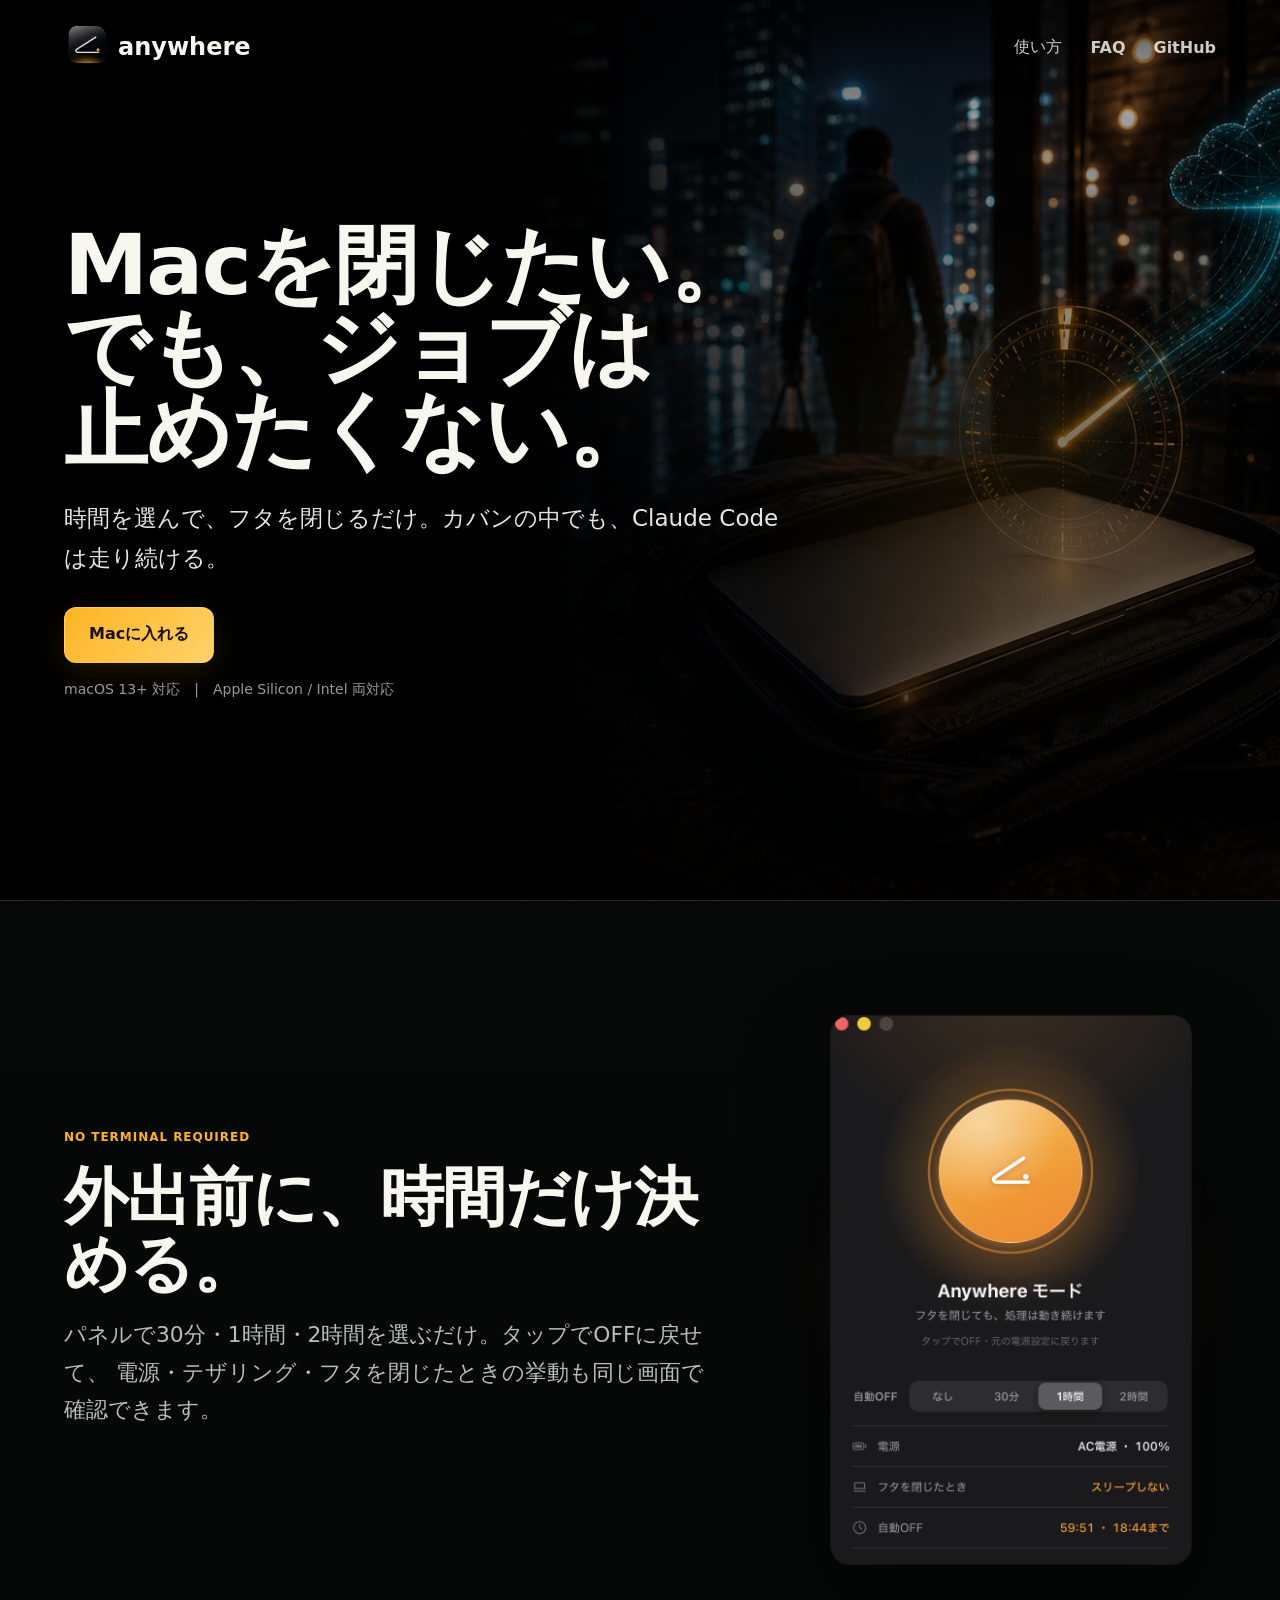
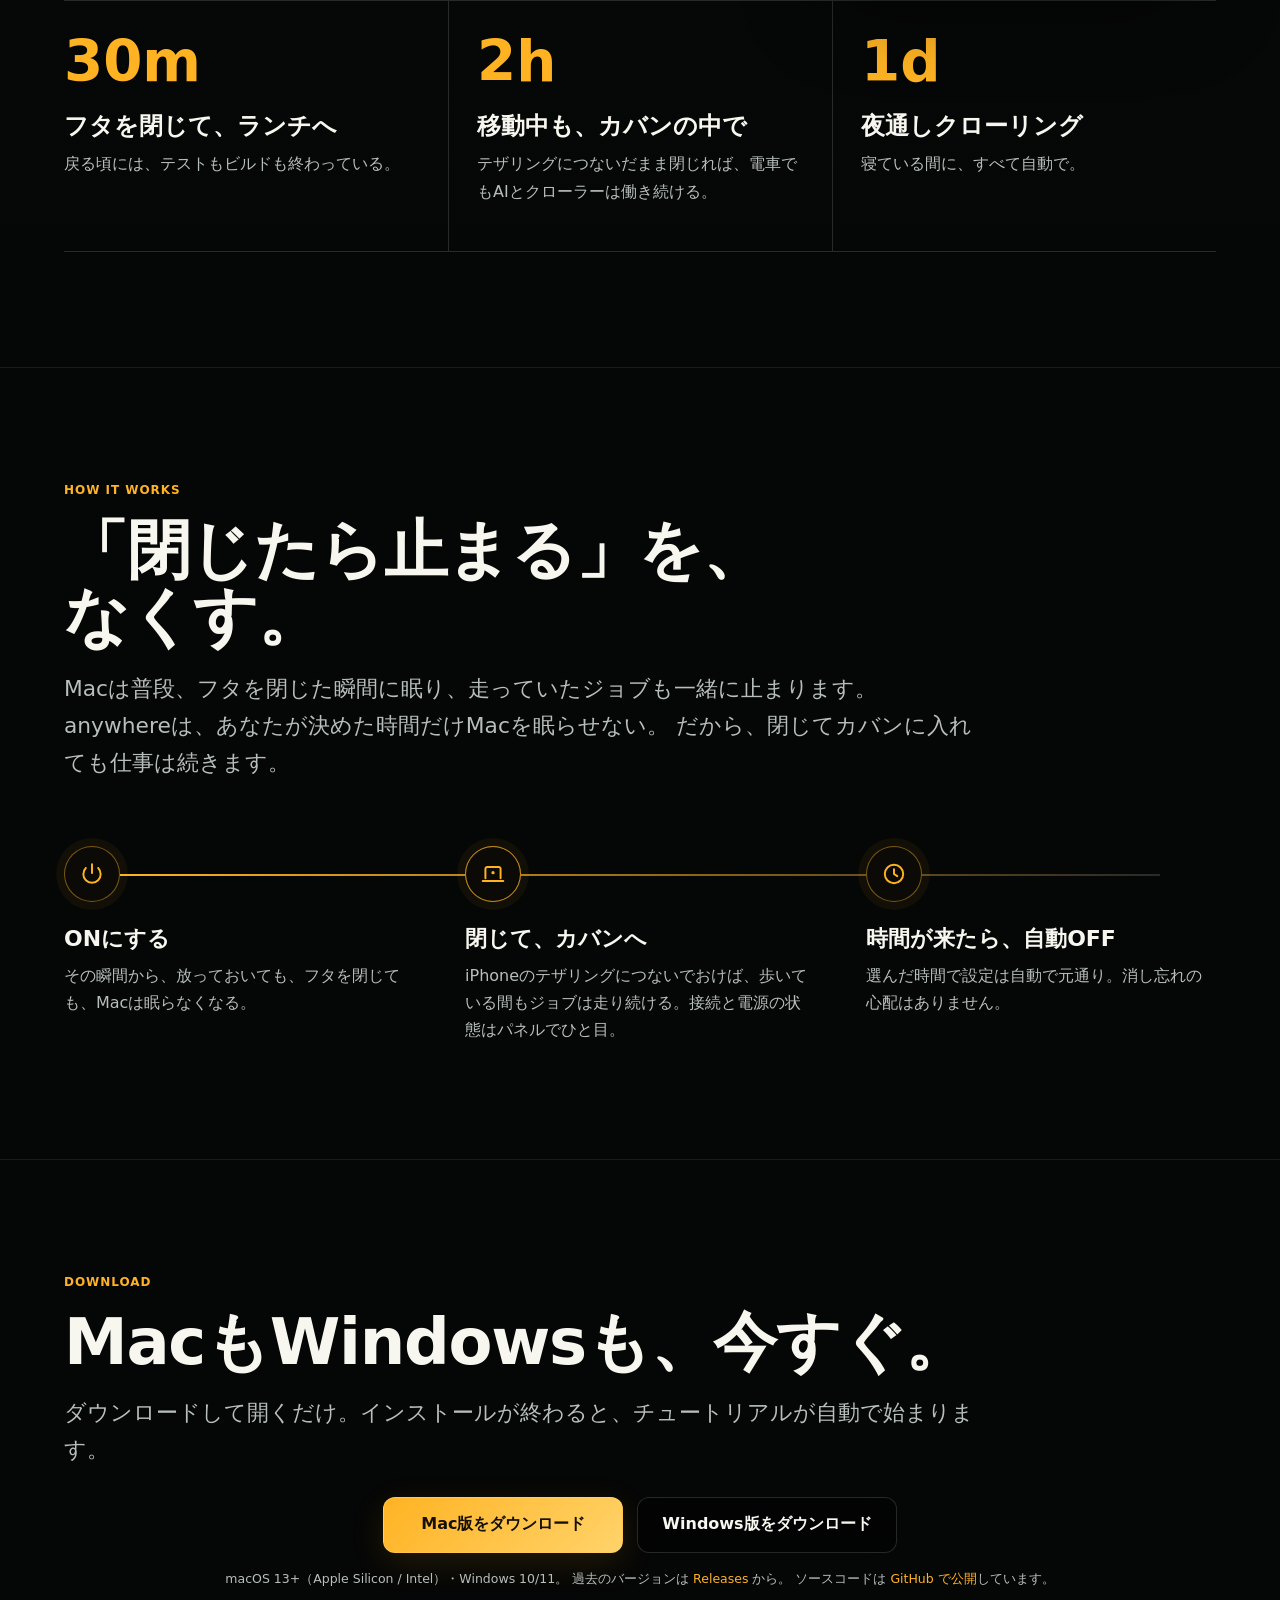
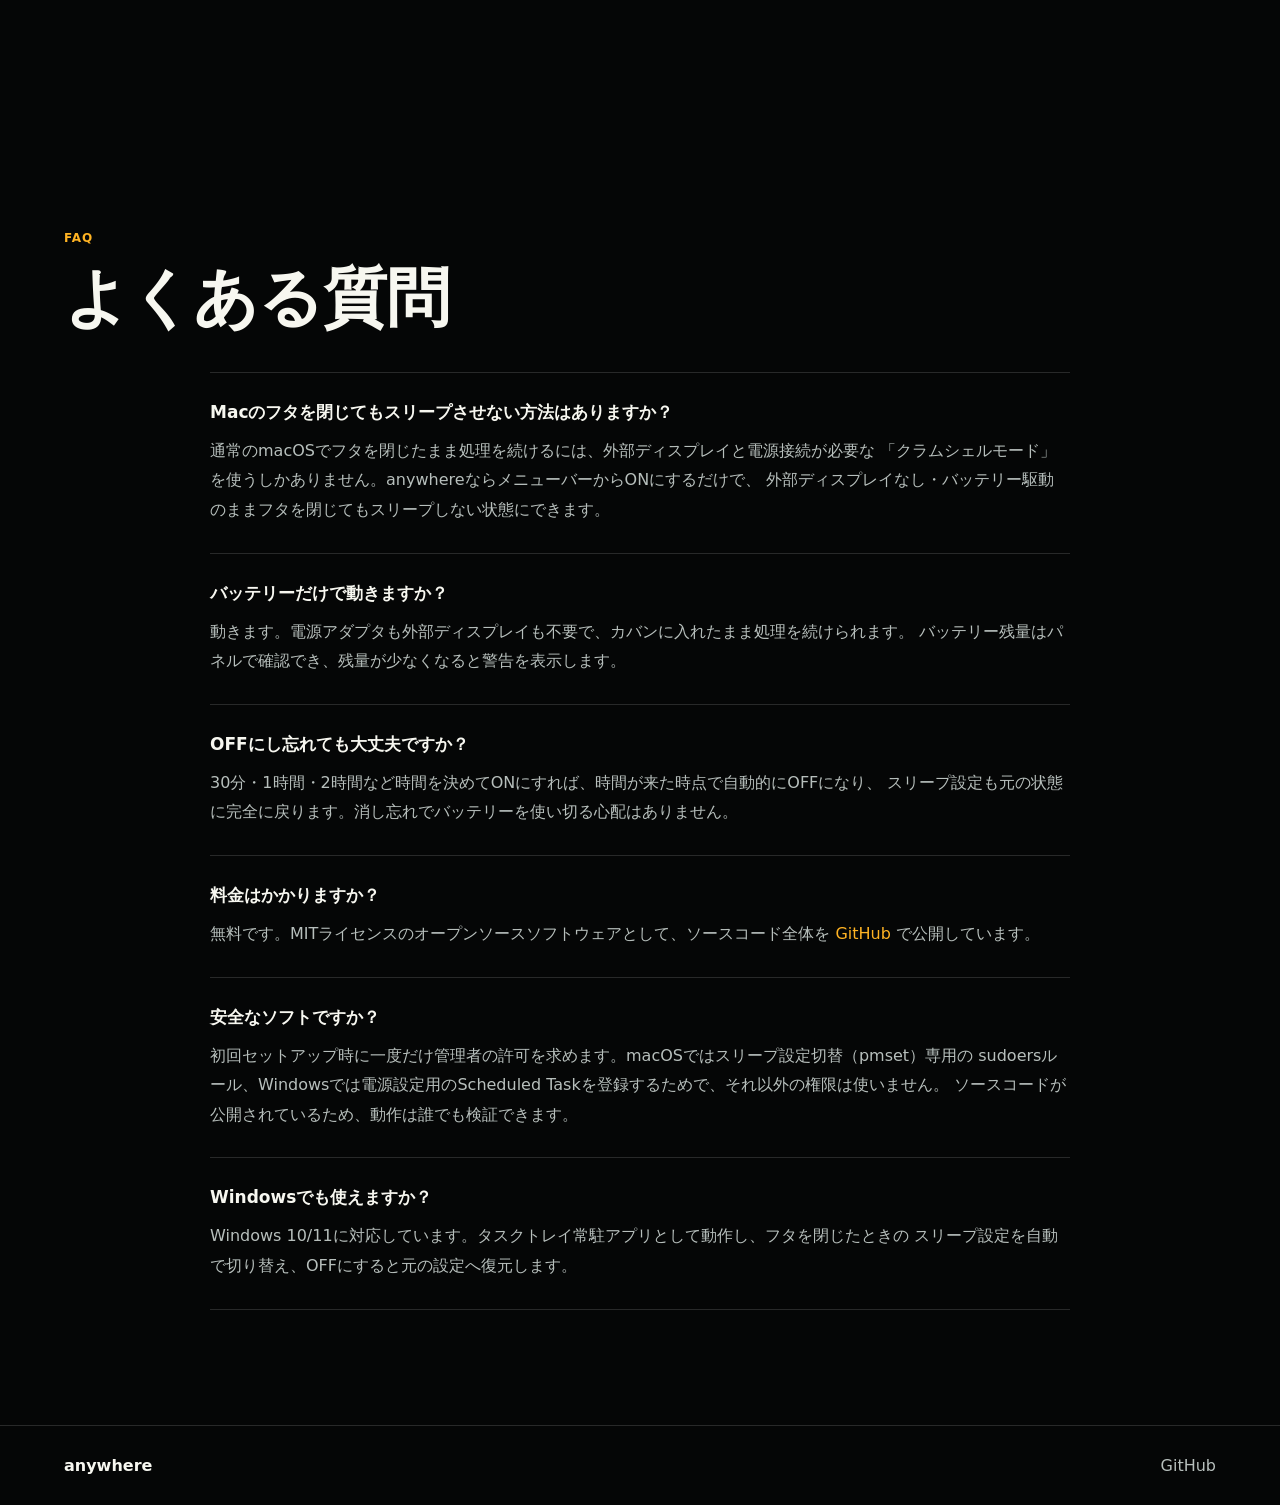
<file: index.html>
<!doctype html>
<html lang="ja">
  <head>
    <meta charset="utf-8" />
    <meta name="viewport" content="width=device-width, initial-scale=1" />
    <title>anywhere - Macのフタを閉じてもスリープさせない無料アプリ（macOS/Windows対応）</title>
    <meta
      name="description"
      content="「フタを閉じるとスリープしてジョブが止まる」をなくす無料アプリ。外部ディスプレイなし・バッテリー駆動のままMacをスリープさせず、Claude Codeやビルド、ダウンロードを走らせ続けます。時間が来たら自動OFFで元の設定に復元。macOS 13+／Windows 10/11対応、オープンソース。"
    />
    <link rel="canonical" href="https://anywhere.qurio-inc.com/" />
    <meta property="og:title" content="anywhere - Macを閉じたい。でも、ジョブは止めたくない。" />
    <meta property="og:site_name" content="anywhere" />
    <meta property="og:locale" content="ja_JP" />
    <meta
      property="og:description"
      content="「フタを閉じたら、ジョブも止まる」をなくす。時間を選んで閉じるだけで、カバンの中でもMacは働き続ける。時間が来たら自動でOFF、消し忘れの心配なし。"
    />
    <meta property="og:type" content="website" />
    <meta property="og:url" content="https://anywhere.qurio-inc.com/" />
    <!-- OG scrapers (Slack, X, LINE) require an absolute image URL.
         og-image.png is a dedicated 1200x630 card with the headline baked in
         (the hero photo alone has no text — it lives in the HTML). -->
    <meta property="og:image" content="https://anywhere.qurio-inc.com/assets/og-image.png" />
    <meta property="og:image:width" content="1200" />
    <meta property="og:image:height" content="630" />
    <meta name="twitter:card" content="summary_large_image" />
    <link rel="icon" type="image/png" href="./assets/anywhere-logo.png" />
    <link rel="stylesheet" href="./styles.css" />
    <script type="application/ld+json">
    {
      "@context": "https://schema.org",
      "@graph": [
        {
          "@type": "SoftwareApplication",
          "name": "anywhere",
          "url": "https://anywhere.qurio-inc.com/",
          "description": "Macのフタを閉じてもスリープさせず、Claude Codeやビルド、ダウンロードなどのジョブを走らせ続けるメニューバーアプリ。外部ディスプレイ・電源接続なしで動作し、指定時間で自動的に元のスリープ設定へ復元する。",
          "applicationCategory": "UtilitiesApplication",
          "operatingSystem": "macOS 13以降（Apple Silicon / Intel）、Windows 10/11",
          "offers": { "@type": "Offer", "price": "0", "priceCurrency": "JPY" },
          "isAccessibleForFree": true,
          "softwareVersion": "0.1.2",
          "downloadUrl": "https://github.com/Qurio-Inc/anywhere-releases/releases/latest",
          "license": "https://github.com/Qurio-Inc/code_anywhere/blob/main/LICENSE",
          "image": "https://anywhere.qurio-inc.com/assets/og-image.png",
          "sameAs": ["https://github.com/Qurio-Inc/code_anywhere"],
          "inLanguage": "ja",
          "publisher": {
            "@type": "Organization",
            "name": "Qurio Inc",
            "url": "https://www.qurio-inc.com/",
            "sameAs": ["https://github.com/Qurio-Inc"]
          }
        },
        {
          "@type": "FAQPage",
          "mainEntity": [
            {
              "@type": "Question",
              "name": "Macのフタを閉じてもスリープさせない方法はありますか？",
              "acceptedAnswer": {
                "@type": "Answer",
                "text": "通常のmacOSでフタを閉じたまま処理を続けるには、外部ディスプレイと電源接続が必要な「クラムシェルモード」を使うしかありません。anywhereならメニューバーからONにするだけで、外部ディスプレイなし・バッテリー駆動のままフタを閉じてもスリープしない状態にできます。"
              }
            },
            {
              "@type": "Question",
              "name": "バッテリーだけで動きますか？",
              "acceptedAnswer": {
                "@type": "Answer",
                "text": "動きます。電源アダプタも外部ディスプレイも不要で、カバンに入れたまま処理を続けられます。バッテリー残量はパネルで確認でき、残量が少なくなると警告を表示します。"
              }
            },
            {
              "@type": "Question",
              "name": "OFFにし忘れても大丈夫ですか？",
              "acceptedAnswer": {
                "@type": "Answer",
                "text": "30分・1時間・2時間など時間を決めてONにすれば、時間が来た時点で自動的にOFFになり、スリープ設定も元の状態に完全に戻ります。消し忘れでバッテリーを使い切る心配はありません。"
              }
            },
            {
              "@type": "Question",
              "name": "料金はかかりますか？",
              "acceptedAnswer": {
                "@type": "Answer",
                "text": "無料です。MITライセンスのオープンソースソフトウェアとして、ソースコード全体をGitHubで公開しています。"
              }
            },
            {
              "@type": "Question",
              "name": "安全なソフトですか？",
              "acceptedAnswer": {
                "@type": "Answer",
                "text": "初回セットアップ時に一度だけ管理者の許可を求めます。macOSではスリープ設定切替（pmset）専用のsudoersルール、Windowsでは電源設定用のScheduled Taskを登録するためで、それ以外の権限は使いません。ソースコードが公開されているため、動作は誰でも検証できます。"
              }
            },
            {
              "@type": "Question",
              "name": "Windowsでも使えますか？",
              "acceptedAnswer": {
                "@type": "Answer",
                "text": "Windows 10/11に対応しています。タスクトレイ常駐アプリとして動作し、フタを閉じたときのスリープ設定を自動で切り替え、OFFにすると元の設定へ復元します。"
              }
            }
          ]
        }
      ]
    }
    </script>
  </head>
  <body>
    <header class="site-header" aria-label="サイトヘッダー">
      <a class="brand" href="#top" aria-label="anywhere home">
        <img class="brand-mark" src="./assets/anywhere-logo.png" alt="" />
        <span>anywhere</span>
      </a>
      <nav class="nav" aria-label="メインナビゲーション">
        <a href="#how">使い方</a>
        <a href="#faq">FAQ</a>
        <a href="https://github.com/Qurio-Inc/code_anywhere" rel="noreferrer">GitHub</a>
      </nav>
    </header>

    <main id="top">
      <section class="hero" aria-labelledby="hero-title">
        <img class="hero-image" src="./assets/anywhere-hero.png" alt="" />
        <div class="hero-shade"></div>

        <div class="hero-copy">
          <h1 id="hero-title">
            <span>Macを閉じたい。</span>
            <span>でも、ジョブは</span>
            <span>止めたくない。</span>
          </h1>
          <p class="hero-lead">
            時間を選んで、フタを閉じるだけ。カバンの中でも、Claude Codeは走り続ける。
          </p>

          <div class="hero-actions">
            <a class="button primary" href="#download" data-os-cta>Macに入れる</a>
          </div>
          <p class="compat">macOS 13+ 対応　|　Apple Silicon / Intel 両対応</p>
        </div>
      </section>

      <section class="quick-start" aria-labelledby="quick-title">
        <div class="panel-layout">
          <div class="section-heading">
            <p class="eyebrow">NO TERMINAL REQUIRED</p>
            <h2 id="quick-title">外出前に、時間だけ決める。</h2>
            <p>
              パネルで30分・1時間・2時間を選ぶだけ。タップでOFFに戻せて、
              電源・テザリング・フタを閉じたときの挙動も同じ画面で確認できます。
            </p>
          </div>
          <figure class="panel-shot">
            <img src="./assets/anywhere-panel-real.png" alt="Anywhereモードのメニューバーパネル。自動OFF、電源、フタを閉じたときの状態を表示している。" />
          </figure>
        </div>
        <div class="scenario-list">
          <article>
            <span>30m</span>
            <h3>フタを閉じて、ランチへ</h3>
            <p>戻る頃には、テストもビルドも終わっている。</p>
          </article>
          <article>
            <span>2h</span>
            <h3>移動中も、カバンの中で</h3>
            <p>テザリングにつないだまま閉じれば、電車でもAIとクローラーは働き続ける。</p>
          </article>
          <article>
            <span>1d</span>
            <h3>夜通しクローリング</h3>
            <p>寝ている間に、すべて自動で。</p>
          </article>
        </div>
      </section>

      <section id="how" class="section how-section" aria-labelledby="how-title">
        <div class="section-heading">
          <p class="eyebrow">HOW IT WORKS</p>
          <h2 id="how-title">
            <span>「閉じたら止まる」を、</span>
            <span>なくす。</span>
          </h2>
          <p>
            Macは普段、フタを閉じた瞬間に眠り、走っていたジョブも一緒に止まります。
            anywhereは、あなたが決めた時間だけMacを眠らせない。
            だから、閉じてカバンに入れても仕事は続きます。
          </p>
        </div>
        <div class="flow" role="list">
          <article class="flow-step" role="listitem">
            <div class="flow-node" aria-hidden="true">
              <svg viewBox="0 0 24 24" fill="none" stroke="currentColor" stroke-width="1.8" stroke-linecap="round" stroke-linejoin="round">
                <path d="M12 3v8" />
                <path d="M6.3 6.5a8 8 0 1 0 11.4 0" />
              </svg>
            </div>
            <h3>ONにする</h3>
            <p>その瞬間から、放っておいても、フタを閉じても、Macは眠らなくなる。</p>
          </article>
          <article class="flow-step" role="listitem">
            <div class="flow-node live" aria-hidden="true">
              <svg viewBox="0 0 24 24" fill="none" stroke="currentColor" stroke-width="1.8" stroke-linecap="round" stroke-linejoin="round">
                <path d="M5 16V7.2A1.7 1.7 0 0 1 6.7 5.5h10.6A1.7 1.7 0 0 1 19 7.2V16" />
                <path d="M2.5 18.5h19" />
                <circle cx="12" cy="10.8" r="1.5" fill="currentColor" stroke="none" />
              </svg>
            </div>
            <h3>閉じて、カバンへ</h3>
            <p>iPhoneのテザリングにつないでおけば、歩いている間もジョブは走り続ける。接続と電源の状態はパネルでひと目。</p>
          </article>
          <article class="flow-step" role="listitem">
            <div class="flow-node" aria-hidden="true">
              <svg viewBox="0 0 24 24" fill="none" stroke="currentColor" stroke-width="1.8" stroke-linecap="round" stroke-linejoin="round">
                <circle cx="12" cy="12" r="8.5" />
                <path d="M12 7.5V12l3 2" />
              </svg>
            </div>
            <h3>時間が来たら、自動OFF</h3>
            <p>選んだ時間で設定は自動で元通り。消し忘れの心配はありません。</p>
          </article>
        </div>
      </section>

      <section id="download" class="section download-section" aria-labelledby="download-title">
        <div class="section-heading">
          <p class="eyebrow">DOWNLOAD</p>
          <h2 id="download-title">MacもWindowsも、今すぐ。</h2>
          <p>ダウンロードして開くだけ。インストールが終わると、チュートリアルが自動で始まります。</p>
        </div>
        <div class="download-buttons">
          <a class="button primary" data-dl-mac
             href="https://github.com/Qurio-Inc/anywhere-releases/releases/latest/download/anywhere-mac.dmg">
            Mac版をダウンロード
          </a>
          <a class="button ghost" data-dl-win
             href="https://github.com/Qurio-Inc/anywhere-releases/releases/latest/download/anywhere-windows-setup.exe">
            Windows版をダウンロード
          </a>
        </div>
        <p class="dl-note">
          macOS 13+（Apple Silicon / Intel）・Windows 10/11。
          過去のバージョンは <a href="https://github.com/Qurio-Inc/anywhere-releases/releases" rel="noreferrer">Releases</a> から。
          ソースコードは <a href="https://github.com/Qurio-Inc/code_anywhere" rel="noreferrer">GitHub で公開</a>しています。
        </p>
      </section>

      <section id="faq" class="section faq-section" aria-labelledby="faq-title">
        <div class="section-heading">
          <p class="eyebrow">FAQ</p>
          <h2 id="faq-title">よくある質問</h2>
        </div>
        <dl class="faq-list">
          <div class="faq-item">
            <dt>Macのフタを閉じてもスリープさせない方法はありますか？</dt>
            <dd>
              通常のmacOSでフタを閉じたまま処理を続けるには、外部ディスプレイと電源接続が必要な
              「クラムシェルモード」を使うしかありません。anywhereならメニューバーからONにするだけで、
              外部ディスプレイなし・バッテリー駆動のままフタを閉じてもスリープしない状態にできます。
            </dd>
          </div>
          <div class="faq-item">
            <dt>バッテリーだけで動きますか？</dt>
            <dd>
              動きます。電源アダプタも外部ディスプレイも不要で、カバンに入れたまま処理を続けられます。
              バッテリー残量はパネルで確認でき、残量が少なくなると警告を表示します。
            </dd>
          </div>
          <div class="faq-item">
            <dt>OFFにし忘れても大丈夫ですか？</dt>
            <dd>
              30分・1時間・2時間など時間を決めてONにすれば、時間が来た時点で自動的にOFFになり、
              スリープ設定も元の状態に完全に戻ります。消し忘れでバッテリーを使い切る心配はありません。
            </dd>
          </div>
          <div class="faq-item">
            <dt>料金はかかりますか？</dt>
            <dd>
              無料です。MITライセンスのオープンソースソフトウェアとして、ソースコード全体を
              <a href="https://github.com/Qurio-Inc/code_anywhere" rel="noreferrer">GitHub</a> で公開しています。
            </dd>
          </div>
          <div class="faq-item">
            <dt>安全なソフトですか？</dt>
            <dd>
              初回セットアップ時に一度だけ管理者の許可を求めます。macOSではスリープ設定切替（pmset）専用の
              sudoersルール、Windowsでは電源設定用のScheduled Taskを登録するためで、それ以外の権限は使いません。
              ソースコードが公開されているため、動作は誰でも検証できます。
            </dd>
          </div>
          <div class="faq-item">
            <dt>Windowsでも使えますか？</dt>
            <dd>
              Windows 10/11に対応しています。タスクトレイ常駐アプリとして動作し、フタを閉じたときの
              スリープ設定を自動で切り替え、OFFにすると元の設定へ復元します。
            </dd>
          </div>
        </dl>
      </section>
    </main>

    <footer class="footer">
      <span>anywhere</span>
      <a href="https://github.com/Qurio-Inc/code_anywhere" rel="noreferrer">GitHub</a>
    </footer>

    <script src="./script.js"></script>
  </body>
</html>
</file>
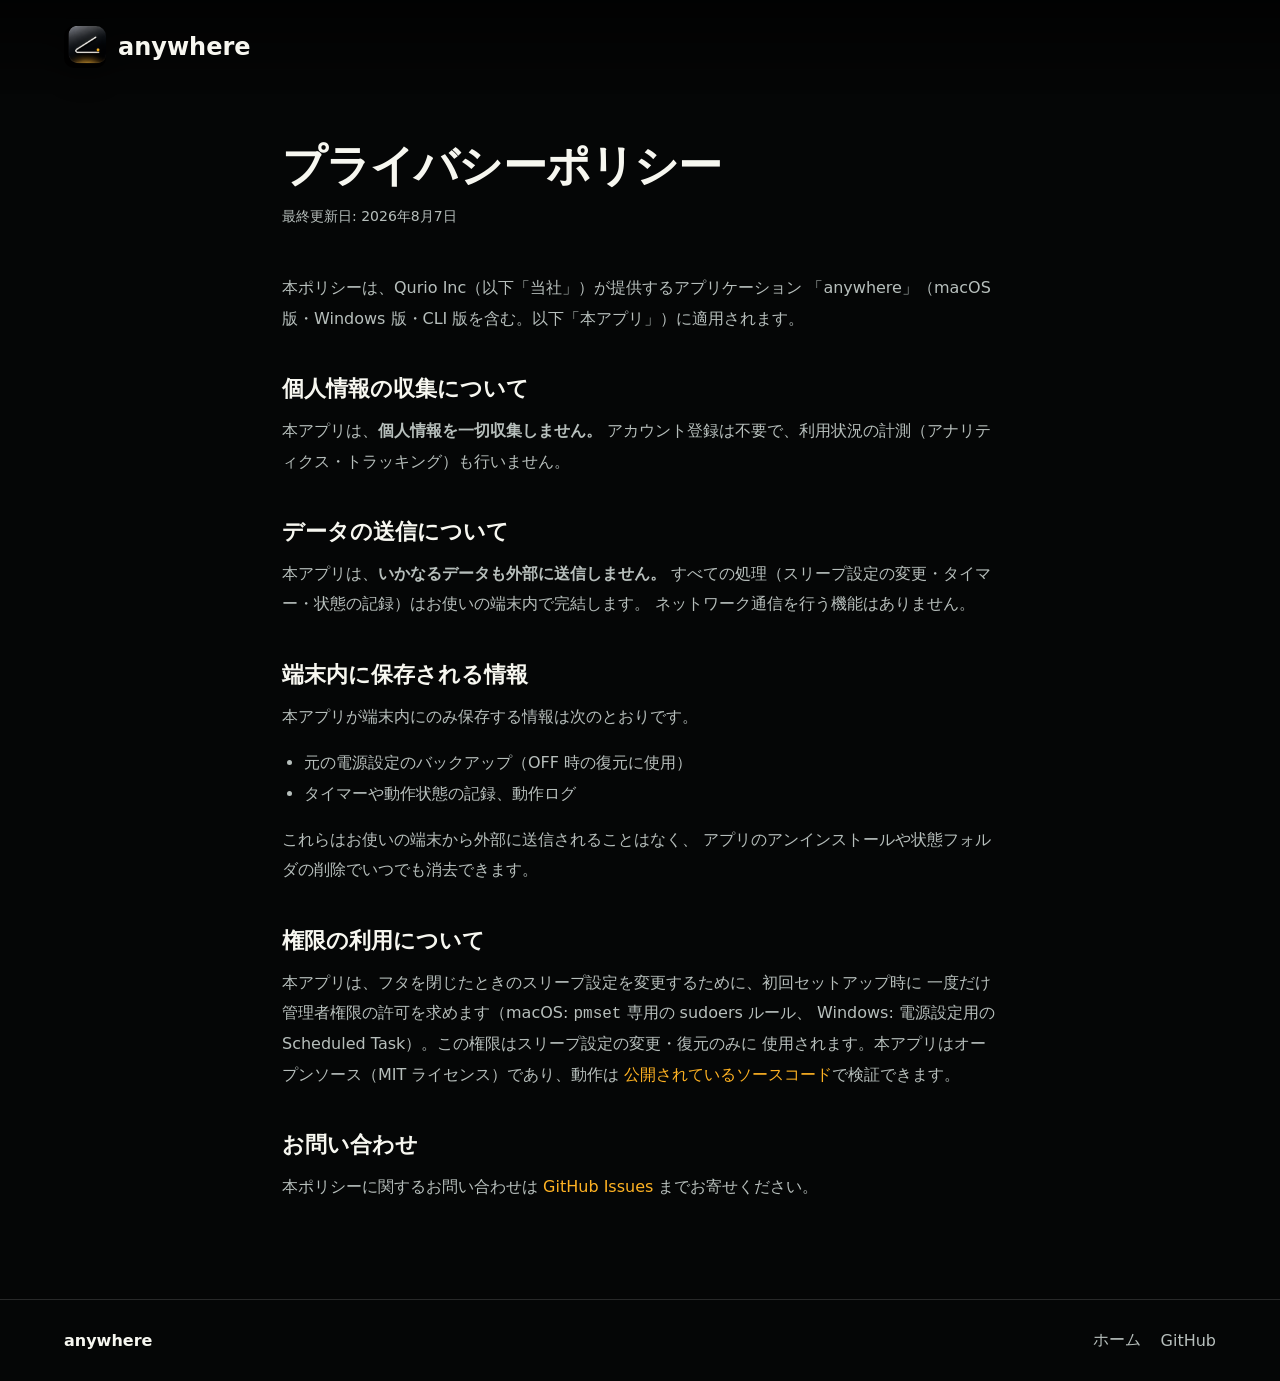
<file: privacy.html>
<!doctype html>
<html lang="ja">
  <head>
    <meta charset="utf-8" />
    <meta name="viewport" content="width=device-width, initial-scale=1" />
    <title>プライバシーポリシー - anywhere</title>
    <meta name="description" content="anywhere のプライバシーポリシー。anywhere は個人情報を一切収集・送信しません。" />
    <link rel="canonical" href="https://anywhere.qurio-inc.com/privacy.html" />
    <link rel="icon" type="image/png" href="./assets/anywhere-logo.png" />
    <link rel="stylesheet" href="./styles.css" />
    <style>
      .legal {
        max-width: 760px;
        margin: 0 auto;
        padding: 140px 22px 80px;
      }
      .legal h1 {
        font-size: clamp(32px, 4vw, 44px);
        line-height: 1.2;
        margin-bottom: 10px;
      }
      .legal .updated {
        color: var(--muted);
        font-size: 14px;
        margin-bottom: 44px;
      }
      .legal h2 {
        font-size: 22px;
        margin: 40px 0 12px;
      }
      .legal p, .legal li {
        color: var(--muted);
        line-height: 1.9;
      }
      .legal ul { padding-left: 22px; }
      .legal a { color: var(--amber); }
    </style>
  </head>
  <body>
    <header class="site-header" aria-label="サイトヘッダー">
      <a class="brand" href="./" aria-label="anywhere home">
        <img class="brand-mark" src="./assets/anywhere-logo.png" alt="" />
        <span>anywhere</span>
      </a>
    </header>

    <main class="legal">
      <h1>プライバシーポリシー</h1>
      <p class="updated">最終更新日: 2026年8月7日</p>

      <p>
        本ポリシーは、Qurio Inc（以下「当社」）が提供するアプリケーション
        「anywhere」（macOS 版・Windows 版・CLI 版を含む。以下「本アプリ」）に適用されます。
      </p>

      <h2>個人情報の収集について</h2>
      <p>
        本アプリは、<strong>個人情報を一切収集しません。</strong>
        アカウント登録は不要で、利用状況の計測（アナリティクス・トラッキング）も行いません。
      </p>

      <h2>データの送信について</h2>
      <p>
        本アプリは、<strong>いかなるデータも外部に送信しません。</strong>
        すべての処理（スリープ設定の変更・タイマー・状態の記録）はお使いの端末内で完結します。
        ネットワーク通信を行う機能はありません。
      </p>

      <h2>端末内に保存される情報</h2>
      <p>本アプリが端末内にのみ保存する情報は次のとおりです。</p>
      <ul>
        <li>元の電源設定のバックアップ（OFF 時の復元に使用）</li>
        <li>タイマーや動作状態の記録、動作ログ</li>
      </ul>
      <p>
        これらはお使いの端末から外部に送信されることはなく、
        アプリのアンインストールや状態フォルダの削除でいつでも消去できます。
      </p>

      <h2>権限の利用について</h2>
      <p>
        本アプリは、フタを閉じたときのスリープ設定を変更するために、初回セットアップ時に
        一度だけ管理者権限の許可を求めます（macOS: <code>pmset</code> 専用の sudoers ルール、
        Windows: 電源設定用の Scheduled Task）。この権限はスリープ設定の変更・復元のみに
        使用されます。本アプリはオープンソース（MIT ライセンス）であり、動作は
        <a href="https://github.com/Qurio-Inc/code_anywhere" rel="noreferrer">公開されているソースコード</a>で検証できます。
      </p>

      <h2>お問い合わせ</h2>
      <p>
        本ポリシーに関するお問い合わせは
        <a href="https://github.com/Qurio-Inc/code_anywhere/issues" rel="noreferrer">GitHub Issues</a>
        までお寄せください。
      </p>
    </main>

    <footer class="footer">
      <span>anywhere</span>
      <a href="./">ホーム</a>
      <a href="https://github.com/Qurio-Inc/code_anywhere" rel="noreferrer">GitHub</a>
    </footer>
  </body>
</html>
</file>
<file: styles.css>
:root {
  color-scheme: dark;
  --bg: #050606;
  --text: #f7f7f0;
  --muted: #b7bfbc;
  --line: rgba(255, 255, 255, 0.14);
  --amber: #ffb323;
  --amber-2: #ffd36a;
  font-family:
    Inter, ui-sans-serif, system-ui, -apple-system, BlinkMacSystemFont, "Segoe UI",
    sans-serif;
}

* {
  box-sizing: border-box;
}

html {
  scroll-behavior: smooth;
}

body {
  margin: 0;
  background: var(--bg);
  color: var(--text);
}

a {
  color: inherit;
  text-decoration: none;
}

code {
  font-family: "SFMono-Regular", Consolas, "Liberation Mono", Menlo, monospace;
}

.site-header {
  position: fixed;
  inset: 0 0 auto;
  z-index: 10;
  display: flex;
  align-items: center;
  justify-content: space-between;
  padding: 26px clamp(22px, 5vw, 76px);
  background: linear-gradient(180deg, rgba(0, 0, 0, 0.62), transparent);
}

.brand {
  display: inline-flex;
  align-items: center;
  gap: 12px;
  font-size: 24px;
  font-weight: 760;
}

.brand-mark {
  width: 42px;
  height: 42px;
  border-radius: 10px;
  object-fit: cover;
  box-shadow: 0 8px 28px rgba(0, 0, 0, 0.24);
}

.nav {
  display: flex;
  gap: 28px;
  align-items: center;
  color: rgba(247, 247, 240, 0.82);
  font-weight: 560;
}

.hero {
  position: relative;
  min-height: 100svh;
  overflow: hidden;
  display: grid;
  align-items: center;
  padding: 118px clamp(22px, 5vw, 76px) 68px;
}

.hero-image,
.hero-shade {
  position: absolute;
  inset: 0;
}

.hero-image {
  width: 100%;
  height: 100%;
  object-fit: cover;
  object-position: center;
}

.hero-shade {
  background:
    radial-gradient(circle at 78% 54%, rgba(255, 179, 35, 0.08), transparent 24%),
    linear-gradient(90deg, rgba(0, 0, 0, 0.96) 0%, rgba(0, 0, 0, 0.86) 38%, rgba(0, 0, 0, 0.18) 78%),
    linear-gradient(180deg, rgba(0, 0, 0, 0.08), rgba(0, 0, 0, 0.78));
}

.hero-copy {
  position: relative;
  z-index: 1;
  width: min(820px, 100%);
}

.eyebrow {
  margin: 0 0 20px;
  color: var(--amber);
  font-size: 12px;
  font-weight: 650;
  letter-spacing: 0.08em;
}

h1,
h2,
h3,
p {
  margin-top: 0;
}

h1 {
  margin-bottom: 26px;
  font-size: clamp(56px, 6.6vw, 112px);
  line-height: 0.98;
  letter-spacing: -0.02em;
  font-weight: 720;
}

h1 span {
  display: block;
  white-space: nowrap;
}

.hero-lead {
  max-width: 720px;
  margin-bottom: 28px;
  color: #e3e8e4;
  font-size: clamp(19px, 1.8vw, 26px);
  line-height: 1.75;
}

.hero-lead strong {
  color: var(--amber);
}

.hero-actions {
  display: flex;
  flex-wrap: wrap;
  gap: 14px;
  margin-bottom: 18px;
}

.button {
  display: inline-flex;
  min-height: 56px;
  align-items: center;
  justify-content: center;
  border: 1px solid var(--line);
  border-radius: 12px;
  padding: 0 24px;
  font-weight: 650;
}

.button.primary {
  color: #15100a;
  border-color: rgba(255, 211, 106, 0.5);
  background: linear-gradient(135deg, var(--amber), var(--amber-2));
  box-shadow: 0 10px 34px rgba(255, 179, 35, 0.12);
}

.button.ghost {
  color: var(--text);
  background: rgba(0, 0, 0, 0.34);
  backdrop-filter: blur(14px);
}

.compat {
  margin-bottom: 28px;
  color: rgba(247, 247, 240, 0.62);
  font-size: 14px;
}

.quick-start,
.section {
  padding: clamp(74px, 9vw, 126px) clamp(22px, 5vw, 90px);
}

.quick-start {
  background: linear-gradient(180deg, #070808, #050606);
  border-top: 1px solid var(--line);
}

.panel-layout {
  display: grid;
  grid-template-columns: minmax(0, 0.92fr) minmax(300px, 0.58fr);
  gap: clamp(36px, 7vw, 92px);
  align-items: center;
}

.section-heading {
  max-width: 920px;
}

.section-heading h2 {
  margin-bottom: 18px;
  font-size: clamp(36px, 5vw, 68px);
  line-height: 1.05;
  letter-spacing: -0.02em;
  font-weight: 720;
}

.section-heading h2 span {
  display: block;
}

.section-heading p:not(.eyebrow) {
  color: var(--muted);
  font-size: clamp(17px, 1.7vw, 22px);
  line-height: 1.72;
}

.panel-shot {
  margin: 0;
  justify-self: center;
  width: min(360px, 100%);
  position: relative;
}

.panel-shot::before {
  content: "";
  position: absolute;
  inset: 8% -10%;
  border-radius: 34px;
  background: radial-gradient(circle, rgba(255, 179, 35, 0.18), transparent 66%);
  filter: blur(18px);
}

.panel-shot img {
  position: relative;
  display: block;
  width: 100%;
  height: auto;
  border-radius: 18px;
  box-shadow:
    0 36px 90px rgba(0, 0, 0, 0.48),
    0 0 0 1px rgba(255, 255, 255, 0.08);
}

.scenario-list {
  display: grid;
  grid-template-columns: repeat(3, minmax(0, 1fr));
  margin-top: 36px;
  border-top: 1px solid var(--line);
  border-bottom: 1px solid var(--line);
}

.scenario-list article {
  padding: 28px 28px 30px;
  border-left: 1px solid var(--line);
}

.scenario-list article:first-child {
  border-left: 0;
  padding-left: 0;
}

.scenario-list span {
  display: block;
  margin-bottom: 16px;
  color: var(--amber);
  font-size: clamp(38px, 4.4vw, 62px);
  font-weight: 720;
}

.scenario-list h3 {
  margin-bottom: 8px;
  font-size: 24px;
  font-weight: 650;
}

.scenario-list p {
  color: var(--muted);
  line-height: 1.7;
}

.how-section,
.download-section {
  border-top: 1px solid rgba(255, 255, 255, 0.08);
}

.flow {
  position: relative;
  display: grid;
  grid-template-columns: repeat(3, minmax(0, 1fr));
  gap: clamp(28px, 4vw, 56px);
  margin-top: clamp(44px, 5vw, 64px);
}

.flow::before {
  content: "";
  position: absolute;
  top: 28px;
  left: 56px;
  right: 56px;
  height: 2px;
  background: linear-gradient(
    90deg,
    var(--amber),
    rgba(255, 179, 35, 0.55) 55%,
    rgba(255, 255, 255, 0.14)
  );
}

.flow-step {
  position: relative;
}

.flow-node {
  position: relative;
  display: flex;
  align-items: center;
  justify-content: center;
  width: 56px;
  height: 56px;
  margin-bottom: 22px;
  border: 1px solid rgba(255, 179, 35, 0.45);
  border-radius: 50%;
  background: #0c0a06;
  color: var(--amber);
  box-shadow: 0 0 0 8px rgba(255, 179, 35, 0.05);
}

.flow-node svg {
  width: 26px;
  height: 26px;
}

.flow-node.live::after {
  content: "";
  position: absolute;
  inset: -1px;
  border: 1px solid rgba(255, 179, 35, 0.55);
  border-radius: 50%;
  animation: flow-pulse 2.4s ease-out infinite;
}

@keyframes flow-pulse {
  from {
    transform: scale(1);
    opacity: 0.7;
  }
  to {
    transform: scale(1.6);
    opacity: 0;
  }
}

.flow-step h3 {
  margin-bottom: 8px;
  font-size: 22px;
  font-weight: 650;
}

.flow-step p {
  margin: 0;
  color: var(--muted);
  line-height: 1.7;
}

.footer {
  display: flex;
  gap: 20px;
  align-items: center;
  padding: 30px clamp(22px, 5vw, 90px);
  border-top: 1px solid var(--line);
  color: var(--muted);
}

.footer span {
  margin-right: auto;
  color: var(--text);
  font-weight: 650;
}

@media (max-width: 900px) {
  .site-header {
    position: absolute;
  }

  .nav {
    display: none;
  }

  .hero {
    min-height: 100svh;
    align-items: end;
    padding: 112px 20px 42px;
  }

  .hero-image {
    object-position: 62% center;
  }

  .hero-shade {
    background:
      linear-gradient(180deg, rgba(0, 0, 0, 0.16), rgba(0, 0, 0, 0.94) 56%),
      linear-gradient(90deg, rgba(0, 0, 0, 0.82), rgba(0, 0, 0, 0.12));
  }

  h1 {
    font-size: clamp(40px, 11vw, 50px);
    line-height: 1.02;
  }

  h1 span {
    white-space: normal;
  }

  .hero-lead {
    font-size: 18px;
  }

  .hero-actions {
    display: grid;
  }

  .panel-layout {
    grid-template-columns: 1fr;
  }

  .panel-shot {
    width: min(340px, 92vw);
  }

  .scenario-list {
    grid-template-columns: 1fr;
  }

  .scenario-list article,
  .scenario-list article:first-child {
    padding: 24px 0;
    border-left: 0;
    border-top: 1px solid var(--line);
  }

  .scenario-list article:first-child {
    border-top: 0;
  }

  .flow {
    grid-template-columns: 1fr;
    gap: 30px;
  }

  .flow::before {
    top: 28px;
    bottom: 28px;
    left: 27px;
    right: auto;
    width: 2px;
    height: auto;
    background: linear-gradient(
      180deg,
      var(--amber),
      rgba(255, 179, 35, 0.55) 55%,
      rgba(255, 255, 255, 0.14)
    );
  }

  .flow-step {
    display: grid;
    grid-template-columns: 56px minmax(0, 1fr);
    column-gap: 18px;
    align-items: start;
  }

  .flow-node {
    margin-bottom: 0;
  }

  .flow-step h3,
  .flow-step p {
    grid-column: 2;
  }

  .flow-step h3 {
    margin-top: 4px;
  }
}

@media (max-width: 520px) {
  .brand {
    font-size: 20px;
  }

  .brand-mark {
    width: 38px;
    height: 38px;
  }

  h1 {
    font-size: clamp(38px, 10.4vw, 46px);
  }

  .button {
    width: 100%;
  }
}

/* ---------- download buttons ---------- */
.download-buttons {
  display: flex;
  gap: 14px;
  justify-content: center;
  flex-wrap: wrap;
  margin-top: 28px;
}
.download-buttons .button {
  min-width: 240px;
  text-align: center;
}
.dl-note {
  margin-top: 18px;
  text-align: center;
  font-size: 12.5px;
  color: var(--muted);
}
.dl-note a {
  color: var(--amber);
  text-decoration: none;
}

/* ------------------------------------------------------------------- FAQ */

.faq-list {
  max-width: 860px;
  margin: 40px auto 0;
  border-top: 1px solid var(--line);
}

.faq-item {
  padding: 28px 0;
  border-bottom: 1px solid var(--line);
}

.faq-item dt {
  margin-bottom: 12px;
  font-size: 17px;
  font-weight: 650;
}

.faq-item dd {
  margin: 0;
  color: var(--muted);
  line-height: 1.85;
}

.faq-item dd a {
  color: var(--amber);
  text-decoration: none;
}
</file>
